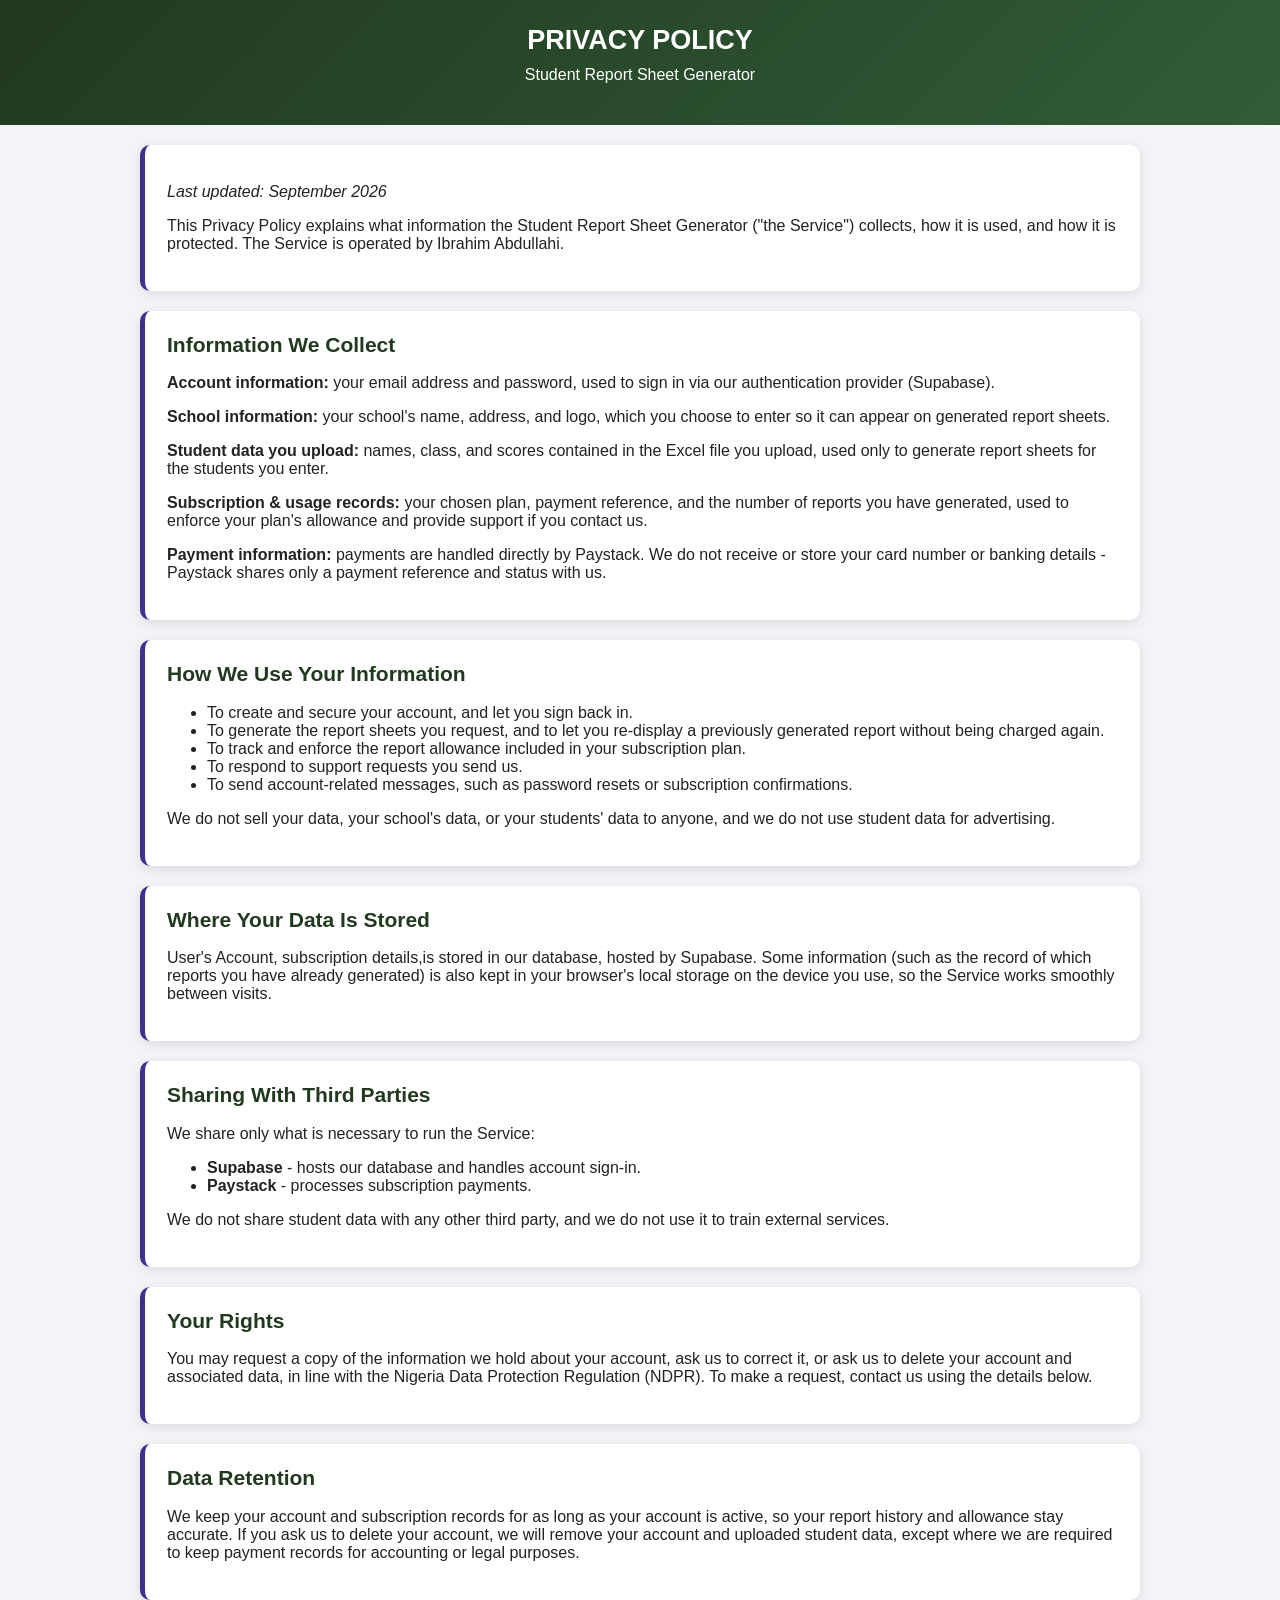
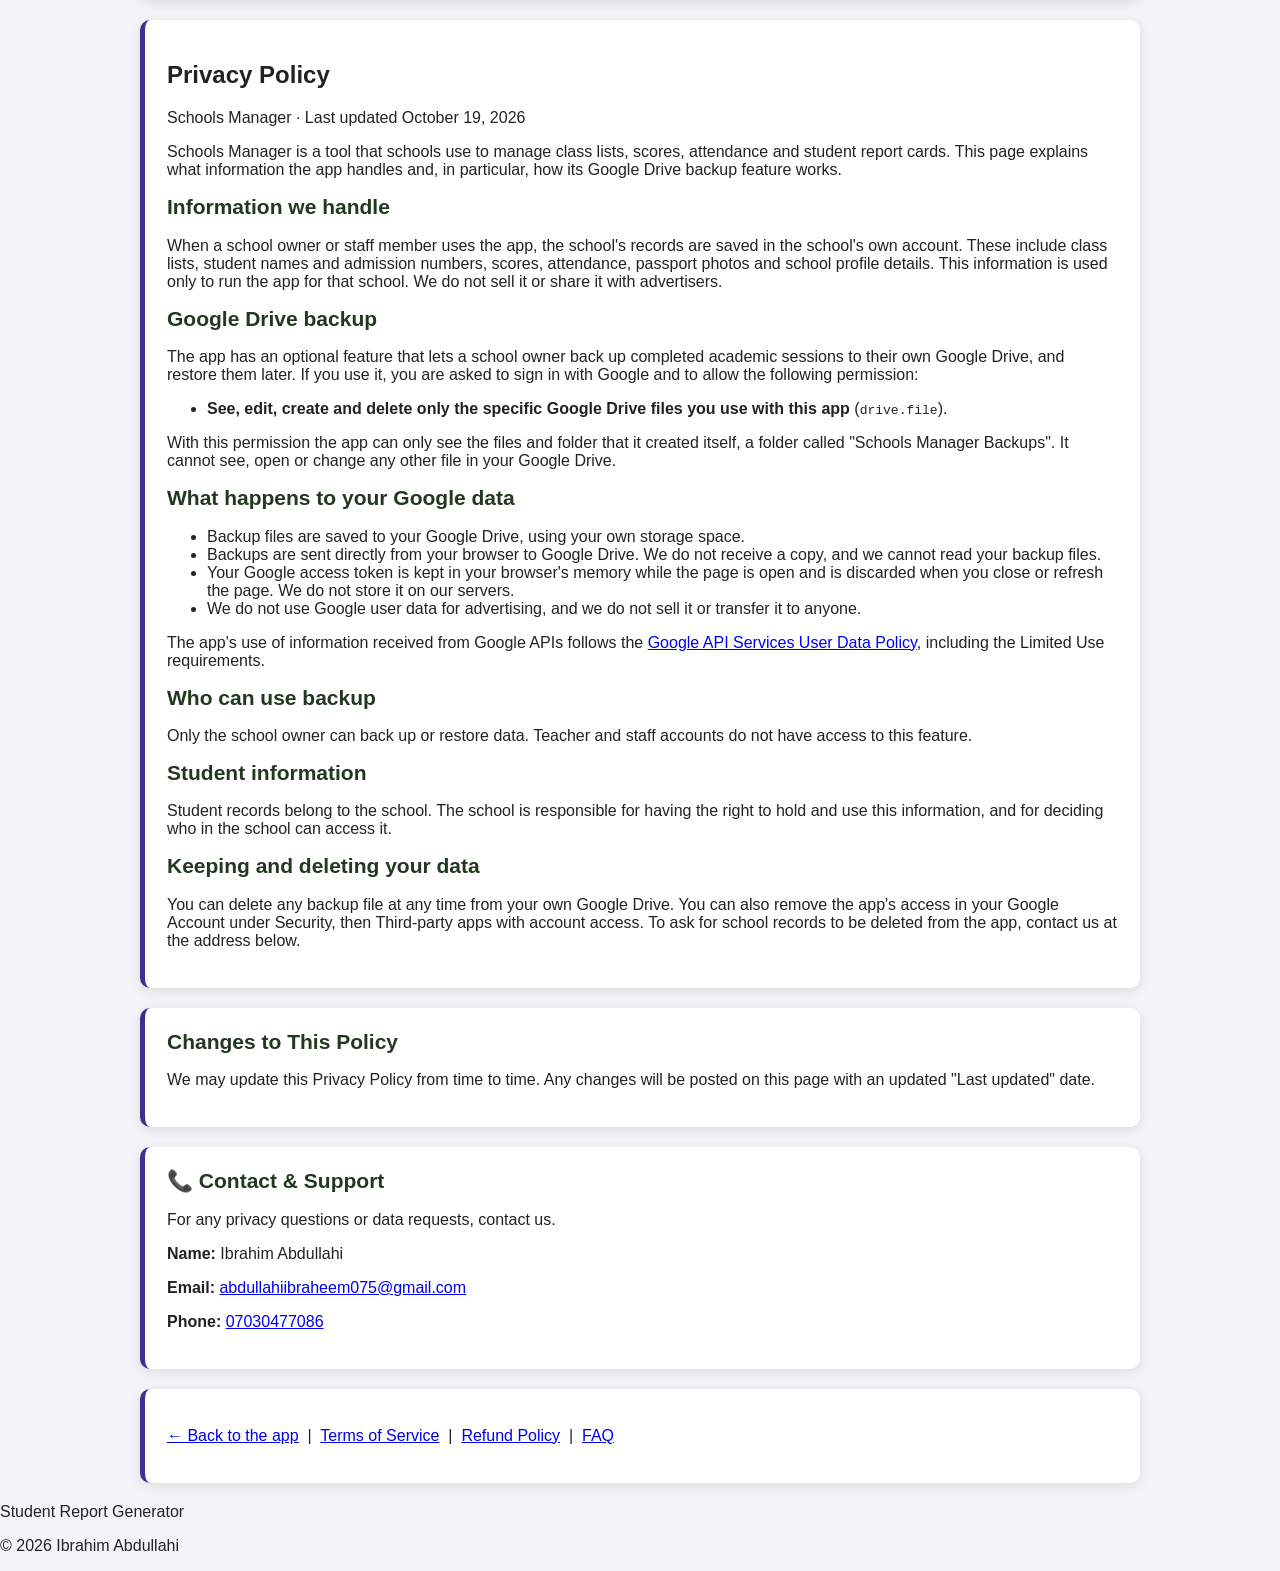
<file: privacy.html>
<!DOCTYPE html>
<html lang="en">

<head>

    <meta charset="UTF-8">

    <meta
        name="viewport"
        content="width=device-width, initial-scale=1.0"
    >

    <title>Privacy Policy - Student Report Sheet Generator</title>

    <link
        rel="stylesheet"
        href="style.css"
    >

</head>


<body>


    <header>

        <h1>
            PRIVACY POLICY
        </h1>

        <p>
            Student Report Sheet Generator
        </p>

    </header>


    <main>

        <section class="card">

            <p>
                <em>Last updated: September 2026</em>
            </p>

            <p>
                This Privacy Policy explains what information the
                Student Report Sheet Generator ("the Service") collects,
                how it is used, and how it is protected. The Service is
                operated by Ibrahim Abdullahi.
            </p>

        </section>


        <section class="card">

            <h2>
                Information We Collect
            </h2>

            <p>
                <strong>Account information:</strong>
                your email address and password, used to sign in via our
                authentication provider (Supabase).
            </p>

            <p>
                <strong>School information:</strong>
                your school's name, address, and logo, which you choose
                to enter so it can appear on generated report sheets.
            </p>

            <p>
                <strong>Student data you upload:</strong>
                names, class, and scores contained in the Excel file you
                upload, used only to generate report sheets for the
                students you enter.
            </p>

            <p>
                <strong>Subscription &amp; usage records:</strong>
                your chosen plan, payment reference, and the number of
                reports you have generated, used to enforce your plan's
                allowance and provide support if you contact us.
            </p>

            <p>
                <strong>Payment information:</strong>
                payments are handled directly by Paystack. We do not
                receive or store your card number or banking details -
                Paystack shares only a payment reference and status
                with us.
            </p>

        </section>


        <section class="card">

            <h2>
                How We Use Your Information
            </h2>

            <ul>

                <li>
                    To create and secure your account, and let you sign
                    back in.
                </li>

                <li>
                    To generate the report sheets you request, and to
                    let you re-display a previously generated report
                    without being charged again.
                </li>

                <li>
                    To track and enforce the report allowance included in
                    your subscription plan.
                </li>

                <li>
                    To respond to support requests you send us.
                </li>

                <li>
                    To send account-related messages, such as password
                    resets or subscription confirmations.
                </li>

            </ul>

            <p>
                We do not sell your data, your school's data, or your
                students' data to anyone, and we do not use student data
                for advertising.
            </p>

        </section>


        <section class="card">

            <h2>
                Where Your Data Is Stored
            </h2>

            <p>
                User's Account, subscription details,is stored in our
                database, hosted by Supabase. Some information (such as
                the record of which reports you have already generated)
                is also kept in your browser's local storage on the
                device you use, so the Service works smoothly between
                visits.
            </p>

        </section>


        <section class="card">

            <h2>
                Sharing With Third Parties
            </h2>

            <p>
                We share only what is necessary to run the Service:
            </p>

            <ul>

                <li>
                    <strong>Supabase</strong>
                    - hosts our database and handles account sign-in.
                </li>

                <li>
                    <strong>Paystack</strong>
                    - processes subscription payments.
                </li>

            </ul>

            <p>
                We do not share student data with any other third party,
                and we do not use it to train external services.
            </p>

        </section>


        <section class="card">

            <h2>
                Your Rights
            </h2>

            <p>
                You may request a copy of the information we hold about
                your account, ask us to correct it, or ask us to delete
                your account and associated data, in line with the
                Nigeria Data Protection Regulation (NDPR). To make a
                request, contact us using the details below.
            </p>

        </section>


        <section class="card">

            <h2>
                Data Retention
            </h2>

            <p>
                We keep your account and subscription records for as
                long as your account is active, so your report history
                and allowance stay accurate. If you ask us to delete your
                account, we will remove your account and uploaded student
                data, except where we are required to keep payment
                records for accounting or legal purposes.
            </p>

        </section>
      <section class="card">

        
<h1>Privacy Policy</h1>
<p class="updated">Schools Manager · Last updated October 19, 2026</p>

<p>Schools Manager is a tool that schools use to manage class lists, scores, attendance and student report cards. This page explains what information the app handles and, in particular, how its Google Drive backup feature works.</p>

<h2>Information we handle</h2>
<p>When a school owner or staff member uses the app, the school's records are saved in the school's own account. These include class lists, student names and admission numbers, scores, attendance, passport photos and school profile details. This information is used only to run the app for that school. We do not sell it or share it with advertisers.</p>

<h2>Google Drive backup</h2>
<p>The app has an optional feature that lets a school owner back up completed academic sessions to their own Google Drive, and restore them later. If you use it, you are asked to sign in with Google and to allow the following permission:</p>
<ul>
  <li><strong>See, edit, create and delete only the specific Google Drive files you use with this app</strong> (<code>drive.file</code>).</li>
</ul>
<p>With this permission the app can only see the files and folder that it created itself, a folder called "Schools Manager Backups". It cannot see, open or change any other file in your Google Drive.</p>

<h2>What happens to your Google data</h2>
<ul>
  <li>Backup files are saved to your Google Drive, using your own storage space.</li>
  <li>Backups are sent directly from your browser to Google Drive. We do not receive a copy, and we cannot read your backup files.</li>
  <li>Your Google access token is kept in your browser's memory while the page is open and is discarded when you close or refresh the page. We do not store it on our servers.</li>
  <li>We do not use Google user data for advertising, and we do not sell it or transfer it to anyone.</li>
</ul>
<p>The app's use of information received from Google APIs follows the <a href="https://developers.google.com/terms/api-services-user-data-policy">Google API Services User Data Policy</a>, including the Limited Use requirements.</p>

<h2>Who can use backup</h2>
<p>Only the school owner can back up or restore data. Teacher and staff accounts do not have access to this feature.</p>

<h2>Student information</h2>
<p>Student records belong to the school. The school is responsible for having the right to hold and use this information, and for deciding who in the school can access it.</p>

<h2>Keeping and deleting your data</h2>
<p>You can delete any backup file at any time from your own Google Drive. You can also remove the app's access in your Google Account under Security, then Third-party apps with account access. To ask for school records to be deleted from the app, contact us at the address below.</p>


      </section>
        


        <section class="card">

            <h2>
                Changes to This Policy
            </h2>

            <p>
                We may update this Privacy Policy from time to time. Any
                changes will be posted on this page with an updated
                "Last updated" date.
            </p>

        </section>


        <section class="card" id="contactSection">

            <h2>
                📞 Contact &amp; Support
            </h2>

            <p>
                For any privacy questions or data requests, contact us.
            </p>

            <p>
                <strong>Name:</strong>
                Ibrahim Abdullahi
            </p>

            <p>
                <strong>Email:</strong>
                <a href="mailto:abdullahiibraheem075@gmail.com">
                    abdullahiibraheem075@gmail.com
                </a>
            </p>

            <p>
                <strong>Phone:</strong>
                <a href="tel:07030477086">
                    07030477086
                </a>
            </p>

        </section>


        <section class="card">

            <p>
                <a href="index.html">← Back to the app</a>
                &nbsp;|&nbsp;
                <a href="terms.html">Terms of Service</a>
                &nbsp;|&nbsp;
                <a href="refund.html">Refund Policy</a>
                &nbsp;|&nbsp;
                <a href="faq.html">FAQ</a>
            </p>

        </section>

    </main>


    <footer>

        <p>
            Student Report Generator
        </p>

        <p>
            © 2026 Ibrahim Abdullahi
        </p>

    </footer>


</body>

</html>
</file>
<file: style.css>
/* =========================================================
   GENERAL PAGE
   ========================================================= */

* {
    box-sizing: border-box;
}

html,
body {
    margin: 0;
    padding: 0;
    font-family: Arial, sans-serif;
    background: #f2f4f7;
    color: #222;
}


/* =========================================================
   HEADER
   ========================================================= */

header {
    background: linear-gradient(135deg, #21391e, #315c38);
    color: white;
    text-align: center;
    padding: 25px 15px;
}

header h1 {
    margin: 0;
    font-size: 27px;
    font-weight: 800;
}

header p {
    margin-top: 10px;
    font-size: 16px;
}


/* =========================================================
   MAIN
   ========================================================= */

main {
    width: 95%;
    max-width: 1000px;
    margin: 20px auto;
}


/* =========================================================
   CARDS
   ========================================================= */

.card {
    background: white;
    padding: 22px;
    margin-bottom: 20px;
    border-radius: 10px;
    border-left: 5px solid #3f308f;
    box-shadow: 0 3px 12px rgba(0, 0, 0, 0.10);
}

.card h2 {
    margin-top: 0;
    color: #21391e;
    font-size: 21px;
}


/* =========================================================
   BUTTONS
   ========================================================= */

button {
    background: linear-gradient(135deg, #3f308f, #5946b8);
    color: white;
    border: none;
    padding: 12px 20px;
    margin: 8px 8px 8px 0;
    border-radius: 15px;
    cursor: pointer;
    font-size: 15px;
    font-weight: bold;
}

button:hover {
    opacity: 0.88;
    transform: translateY(-1px);
}
.back-to-app-button {
    display: block;
    width: 100%;
    max-width: 300px;
    margin: 0 auto 20px;
    padding: 12px 20px;
    border: none;
    border-radius: 8px;
    background: #555;
    color: white;
    font-size: 16px;
    font-weight: bold;
    cursor: pointer;
}

.back-to-app-button:hover {
    opacity: 0.9;
}

.forgot-button {
  display: block;
  margin-top: 15px;
  text-align: center;
  color: #12355b;
  text-decoration: underline;
  cursor: pointer;
  font-weight: bold;
  font-size: 16px;
}

.forgot-button:hover {
  color: #0b263f;
}

/* =========================================================
   INPUTS
   ========================================================= */

input[type="file"] {
    width: 100%;
    padding: 12px;
    border: 1px solid #bbb;
    border-radius: 6px;
    background: #fafafa;
}

select {
    padding: 11px;
    min-width: 250px;
    border: 1px solid #aaa;
    border-radius: 6px;
    margin: 8px;
    font-size: 15px;
}

#fileStatus {
    font-weight: bold;
}


/* =========================================================
   SUBSCRIPTION
   ========================================================= */

.subscription-section {
    max-width: 1100px;
    margin: 30px auto;
    padding: 20px;
    text-align: center;
}

.subscription-section h2 {
    margin-bottom: 8px;
    color: #21391e;
}

.subscription-intro {
    margin-bottom: 25px;
}

.plans-container {
    display: flex;
    gap: 20px;
    justify-content: center;
    align-items: stretch;
    flex-wrap: wrap;
}

.plan-card {
    width: 280px;
    padding: 25px;
    border-radius: 12px;
    background: white;
    box-shadow: 0 3px 12px rgba(0, 0, 0, 0.12);
    position: relative;
    text-align: left;
    border-top: 5px solid #3f308f;
}

.plan-card h3 {
    text-align: center;
    font-size: 24px;
    color: #21391e;
}

.plan-price {
    text-align: center;
    font-size: 30px;
    font-weight: bold;
    margin: 15px 0;
    color: #3f308f;
}

.plan-price span {
    display: block;
    font-size: 14px;
    font-weight: normal;
    color: #555;
}

.plan-card p {
    text-align: center;
}

.plan-card li {
    margin: 10px 0;
}

.subscribe-button {
    width: 100%;
    padding: 12px;
    border: none;
    border-radius: 7px;
    cursor: pointer;
    font-size: 16px;
    font-weight: bold;
}

.popular-plan {
    border: 3px solid #2563eb;
}

.popular-label {
    text-align: center;
    font-size: 12px;
    font-weight: bold;
    margin-bottom: 10px;
}


/* =========================================================
   REPORT CONTAINER
   ========================================================= */

#reportContainer {
    width: 100%;
    height: auto;
    overflow: visible;
}


/* =========================================================
   REPORT SHEET
   ========================================================= */

.report {
    width: 100%;
    max-width: 210mm;
    min-height: 277mm;

    margin: 25px auto;
    padding: 10mm;

    background: white;

    border: 1px solid #ccc;

    box-shadow:
        0 3px 15px rgba(0, 0, 0, 0.12);

    color: #222;

    font-family: Arial, sans-serif;

    overflow: visible;
}


/* =========================================================
   SCHOOL HEADER
   ========================================================= */

.school-header {
    text-align: center;

    border-bottom:
        3px solid #315c38;

    padding-bottom: 12px;

    margin-bottom: 15px;
}

.school-header h1 {
    margin: 0;

    font-size: 26px;

    font-weight: 800;

    color: #21391e;
}

.school-header h2 {
    margin: 8px 0;

    font-size: 20px;

    color: #3f308f;

    font-weight: 800;
}

.school-header p {
    margin: 4px 0;

    font-size: 15px;
}


/* =========================================================
   STUDENT INFORMATION
   ========================================================= */

.student-info {
    display: grid;

    grid-template-columns:
        1fr 1fr;

    gap: 7px;

    margin-bottom: 16px;
}

.student-info div {
    padding: 8px 10px;

    border:
        1px solid #c8d4cc;

    border-radius: 5px;

    background: #f4f8f5;

    font-size: 15px;

    font-weight: bold;
}

.student-info div strong {
    color: #21391e;
}


/* =========================================================
   RESULT TABLE
   ========================================================= */

.result-table {
    width: 100%;

    border-collapse:
        collapse;

    margin-top: 12px;
}

.result-table th,
.result-table td {
    border:
        1px solid #333;

    padding: 8px;

    text-align: center;

    font-size: 14px;
}

.result-table th {
    background: #315c38;

    color: white;

    font-weight: bold;
}

.result-table tr:nth-child(even) {
    background: #f5f8f5;
}

.subject-name {
    text-align: left !important;

    font-weight: bold;
}


/* =========================================================
   SUMMARY
   ========================================================= */

.summary {
    margin-top: 12px;

    border:
        1px solid #9daaa0;

    border-left:
        5px solid #3f308f;

    border-radius: 6px;

    padding: 10px;

    background: #f7f7fb;

    display: grid;

    grid-template-columns:
        repeat(4, 1fr);

    gap: 8px;
}

.summary p {
    margin: 0;

    padding: 6px;

    text-align: center;

    font-weight: bold;

    font-size: 14px;
}

.summary strong {
    display: block;

    color: #3f308f;

    margin-bottom: 3px;
}

.position-value {
    display: block;

    font-size: 18px;

    font-weight: 800;

    color: #30246f;
}


/* =========================================================
   BEHAVIORAL SECTION
   ========================================================= */

.behavior-section {
    margin-top: 15px;

    width: 100%;
}

.behavior-section h3 {
    margin: 0 0 5px 0;

    padding: 7px 9px;

    background: #e8edf5;

    color: #21391e;

    border-left:
        4px solid #3f308f;

    font-size: 15px;
}

.behavior-section > p {
    margin: 4px 0 6px 0;

    font-size: 11px;

    color: #555;
}


/* =========================================================
   BEHAVIOR TABLE
   ========================================================= */

.behavior-table {
    width: 100%;

    border-collapse:
        collapse;

    table-layout:
        fixed;
}

.behavior-table th,
.behavior-table td {
    border:
        1px solid #999;

    padding:
        7px 4px;

    text-align:
        center;

    vertical-align:
        middle;

    font-size:
        11px;
}

.behavior-table th {
    background:
        #eef3ea;

    color:
        #21391e;

    font-weight:
        bold;
}

.behavior-table td {
    background:
        #ffffff;
}

.behavior-table th:first-child,
.behavior-table td:first-child {
    width: 18%;

    font-weight:
        bold;
}

.behavior-table th:nth-child(2),
.behavior-table td:nth-child(2),
.behavior-table th:nth-child(3),
.behavior-table td:nth-child(3),
.behavior-table th:nth-child(4),
.behavior-table td:nth-child(4),
.behavior-table th:nth-child(5),
.behavior-table td:nth-child(5),
.behavior-table th:nth-child(6),
.behavior-table td:nth-child(6) {
    width: 16.4%;
}

.behavior-table .trait-title {
    font-weight:
        bold;

    text-align:
        center;
}

.behavior-table .trait-rating {
    font-size:
        14px;

    font-weight:
        bold;

    color:
        #3f308f;
}


/* =========================================================
   COMMENTS
   ========================================================= */

.comments {
    margin-top: 15px;
}

.comments p {
    margin:
        7px 0 3px 0;

    font-size:
        13px;
}

.comment-box {
    border:
        1px solid #aaa;

    border-radius:
        4px;

    min-height:
        35px;

    padding:
        6px 8px;

    background:
        #fafafa;

    font-size:
        12px;
}


/* =========================================================
   PRINT
   ========================================================= */

@media print {

    @page {
        size: A4 portrait;
        margin: 8mm;
    }

    html,
    body {
        margin: 0 !important;
        padding: 0 !important;
        width: 100% !important;
        background: white !important;
        overflow: visible !important;
    }

    /* -----------------------------------------------------
       HIDE WEBSITE INTERFACE
       ----------------------------------------------------- */

    header,
    footer,
    button,
    input,
    select,
    .card,
    #authSection,
    #subscriptionPlans,
    #subscriptionStatus,
    #subscriptionSection,
    #step3,
    .step3,
    .generate-section,
    .controls {
        display: none !important;
    }

    /* -----------------------------------------------------
       SHOW ONLY THE REPORT SECTION
       ----------------------------------------------------- */

    #reportSection {
    display: none !important;
}

    #reportContainer {
        display: block !important;
        width: 100% !important;
        margin: 0 !important;
        padding: 0 !important;
        background: white !important;
        overflow: visible !important;
    }

    /* -----------------------------------------------------
       EACH STUDENT REPORT
       ----------------------------------------------------- */

    .report {
        display: block !important;

        width: 100% !important;
        max-width: none !important;

        min-height: 0 !important;
        height: auto !important;

        margin: 0 !important;
        padding: 5mm !important;

        background: white !important;

        border: none !important;
        box-shadow: none !important;

        overflow: visible !important;

        page-break-inside: avoid !important;
        break-inside: avoid !important;

        page-break-after: always !important;
        break-after: page !important;
    }

    /* -----------------------------------------------------
       START EACH NEW STUDENT ON A NEW PAGE
       ----------------------------------------------------- */

    .report + .report {
        page-break-before: always !important;
        break-before: page !important;
    }

    /* -----------------------------------------------------
       DO NOT CREATE AN EXTRA BLANK PAGE AFTER LAST REPORT
       ----------------------------------------------------- */

    .report:last-child {
        page-break-after: auto !important;
        break-after: auto !important;
    }

    /* -----------------------------------------------------
       HIDE POSSIBLE FOOTER ELEMENTS
       ----------------------------------------------------- */

    body > footer,
    footer,
    .footer,
    #footer,
    .site-footer,
    .page-footer {
        display: none !important;
    }

    /* -----------------------------------------------------
       KEEP REPORT CONTENT TOGETHER
       ----------------------------------------------------- */

    .school-header,
    .student-info,
    .result-table,
    .summary,
    .behavior-section,
    .behavior-table,
    .comments {
        page-break-inside: avoid !important;
        break-inside: avoid !important;
    }

    /* -----------------------------------------------------
       TABLES
       ----------------------------------------------------- */

    table {
        border-collapse: collapse !important;
    }

    .result-table tr,
    .behavior-table tr {
        page-break-inside: avoid !important;
        break-inside: avoid !important;
    }

    /* -----------------------------------------------------
       PRESERVE REPORT COLOURS
       ----------------------------------------------------- */

    .report,
    .report * {
        -webkit-print-color-adjust: exact !important;
        print-color-adjust: exact !important;
    }
}

@media print {
  .master-sheet-table-scroll {
    overflow: visible !important;
  }

  .master-sheet-table {
    width: 100% !important;
    table-layout: fixed;
    font-size: 9px;
  }

  .master-sheet-table th,
  .master-sheet-table td {
    padding: 2px 3px;
    word-break: break-word;
  }

  .master-sheet-class {
    page-break-inside: auto;
  }

  .master-sheet-class-title {
    page-break-after: avoid;
    page-break-inside: avoid;
  }

  .master-sheet-table thead {
    display: table-header-group;
  }

  .master-sheet-table tr {
    page-break-inside: avoid;
  }

  .master-sheet-title {
    margin: 0 0 6px 0;
    font-size: 14px;
  }

  @page {
    size: A4 landscape;
    margin: 8mm;
  }
}

/* =========================================================
   MOBILE SCREEN
   ========================================================= */

@media screen and (max-width: 600px) {

    header h1 {
        font-size: 21px;
    }

    main {
        width: 96%;
    }

    .student-info {
        grid-template-columns:
            1fr;
    }

    select {
        width: 100%;

        margin:
            8px 0;
    }

    button {
        width: 100%;

        margin:
            5px 0;
    }

    .report {
        padding: 15px;

        margin:
            15px auto;
    }

    .result-table {
        font-size: 12px;
    }

    .result-table th,
    .result-table td {
        padding: 5px;

        font-size: 12px;
    }

    .summary {
        grid-template-columns:
            1fr 1fr;
    }

    .behavior-table {
        table-layout:
            fixed;
    }

    .behavior-table th,
    .behavior-table td {
        padding:
            5px 2px;

        font-size:
            10px;

        word-break:
            normal;
    }

    .behavior-table th:first-child,
    .behavior-table td:first-child {
        width:
            18%;
    }
}

/* =========================================================
   REPORT OUTLOOKS
   Classic = the original layout (no overrides needed).
   Side Header, Green Band, Sectioned and Compact Purple keep the
   look of the original (same colours, boxes and fonts) with a
   different structure. The extra elements (section headings,
   comment cards, footer) are hidden for Classic.
   ========================================================= */

.report .section-heading,
.report .report-footer {
    display: none;
}
.report.tpl-side .section-heading,
.report.tpl-side .report-footer {
    display: flex;
}
.report.tpl-side .behavior-section > h3,
.report.tpl-side .behavior-section > p {
    display: none !important;
}
.report.tpl-band .section-heading,
.report.tpl-band .report-footer {
    display: flex;
}
.report.tpl-band .behavior-section > h3,
.report.tpl-band .behavior-section > p {
    display: none !important;
}
.report.tpl-sectioned .section-heading,
.report.tpl-sectioned .report-footer {
    display: flex;
}
.report.tpl-sectioned .behavior-section > h3,
.report.tpl-sectioned .behavior-section > p {
    display: none !important;
}
.report.tpl-compact .section-heading,
.report.tpl-compact .report-footer {
    display: flex;
}
.report.tpl-compact .behavior-section > h3,
.report.tpl-compact .behavior-section > p {
    display: none !important;
}

/* ---------- SIDE HEADER ----------
   Logo on the left, text left-aligned, 3-column details, classic bar headings. */

.report.tpl-side .school-header {
    display:grid !important;
    grid-template-columns:auto 1fr !important;
    align-items:center !important;
    text-align:left !important;
    margin-bottom:12px !important;
    padding-bottom:10px !important;
    border-bottom:3px solid #315c38 !important;
}

.report.tpl-side .school-logo-container {
    grid-column:1 !important;
    grid-row:1 / span 3 !important;
    display:flex !important;
    justify-content:center !important;
    align-items:center !important;
    width:78px !important;
    height:78px !important;
    margin:0 14px 0 0 !important;
}

.report.tpl-side .school-logo {
    width:74px !important;
    height:74px !important;
    object-fit:contain !important;
}

.report.tpl-side .school-header h1 {
    grid-column:2 !important;
    margin:0 !important;
    color:#21391e !important;
    font-size:24px !important;
    line-height:1.15 !important;
    text-align:left !important;
}

.report.tpl-side .school-header p {
    grid-column:2 !important;
    margin:3px 0 !important;
    color:#444444 !important;
    font-size:13px !important;
    text-align:left !important;
}

.report.tpl-side .school-header h2 {
    grid-column:2 !important;
    margin:4px 0 0 !important;
    color:#3f308f !important;
    font-size:15px !important;
    letter-spacing:1px !important;
    text-align:left !important;
}

.report.tpl-side .section-heading {
    align-items:center !important;
    margin:12px 0 6px !important;
    padding:6px 9px !important;
    background:#e8edf5 !important;
    border-left:4px solid #3f308f !important;
}

.report.tpl-side .section-number {
    display:none !important;
}

.report.tpl-side .section-heading > div {
    display:flex !important;
    width:100% !important;
    justify-content:space-between !important;
    align-items:baseline !important;
    gap:10px !important;
}

.report.tpl-side .section-heading h2 {
    margin:0 !important;
    color:#21391e !important;
    font-size:14px !important;
    font-weight:800 !important;
    text-transform:uppercase !important;
    text-align:left !important;
}

.report.tpl-side .section-heading p {
    margin:0 !important;
    color:#555555 !important;
    font-size:10px !important;
    text-align:right !important;
}

.report.tpl-side .student-info {
    grid-template-columns:repeat(3,1fr) !important;
    gap:6px !important;
    margin-bottom:8px !important;
}

.report.tpl-side .student-info div {
    padding:5px 8px !important;
    font-size:13px !important;
    text-align:left !important;
}

.report.tpl-side .student-info div strong {
    display:block !important;
    margin-bottom:1px !important;
    color:#21391e !important;
    font-size:9px !important;
    letter-spacing:.4px !important;
    text-transform:uppercase !important;
}

.report.tpl-side .student-info div:nth-child(2) {
    order:-1 !important;
    grid-column:span 2 !important;
}

.report.tpl-side .result-table {
    margin-top:0 !important;
}

.report.tpl-side .result-table th,
.report.tpl-side .result-table td {
    padding:5px 6px !important;
    font-size:12px !important;
    border:1px solid #8f9d94 !important;
}

.report.tpl-side .result-table thead th {
    font-size:10.5px !important;
}

.report.tpl-side .result-table .grade-cell,
.report.tpl-side .result-table .total-cell {
    font-weight:800 !important;
}

.report.tpl-side .summary {
    display:flex !important;
    align-items:center !important;
    gap:6px !important;
    margin-top:0 !important;
    padding:8px !important;
    border:1px solid #9daaa0 !important;
    border-left:5px solid #3f308f !important;
    border-radius:6px !important;
    background:#f7f7fb !important;
}

.report.tpl-side .summary p {
    flex:1 1 0 !important;
    margin:0 !important;
    padding:4px !important;
    text-align:center !important;
    font-size:15px !important;
    font-weight:800 !important;
}

.report.tpl-side .summary p strong {
    display:block !important;
    margin-bottom:2px !important;
    color:#3f308f !important;
    font-size:10px !important;
    text-transform:uppercase !important;
    letter-spacing:.3px !important;
}

.report.tpl-side .summary .position-value {
    font-size:15px !important;
    color:#30246f !important;
}

.report.tpl-side .summary p:nth-child(n+3) {
    order:1 !important;
}

.report.tpl-side .student-photo-box {
    display:flex !important;
    align-items:center !important;
    margin:0 6px !important;
}

.report.tpl-side .student-photo-box img {
    width:56px !important;
    height:70px !important;
    object-fit:cover !important;
    border:1px solid #333333 !important;
    border-radius:2px !important;
}

.report.tpl-side .behavior-section {
    margin-top:0 !important;
}

.report.tpl-side .comments {
    margin-top:0 !important;
}

.report.tpl-side .comment-grid {
    display:grid !important;
    grid-template-columns:1fr 1fr !important;
    gap:8px !important;
}

.report.tpl-side .comment-card {
    min-width:0 !important;
    padding:7px !important;
    background:#fafafa !important;
    border:1px solid #c8d4cc !important;
    border-radius:5px !important;
}

.report.tpl-side .comment-label {
    margin:0 0 4px !important;
    color:#21391e !important;
    font-size:11.5px !important;
    font-weight:700 !important;
    text-align:left !important;
}

.report.tpl-side .comment-box {
    min-height:38px !important;
    padding:6px 8px !important;
    background:#ffffff !important;
    border:1px solid #aaaaaa !important;
    border-radius:4px !important;
    font-size:12px !important;
    text-align:left !important;
}

.report.tpl-side .signature-line {
    display:flex !important;
    justify-content:space-between !important;
    gap:20px !important;
    margin-top:14px !important;
    padding-top:3px !important;
    border-top:1px solid #888888 !important;
    color:#555555 !important;
    font-size:9px !important;
}

.report.tpl-side .report-footer {
    justify-content:space-between !important;
    gap:14px !important;
    margin-top:10px !important;
    padding-top:5px !important;
    border-top:1px solid #c8d4cc !important;
    color:#667068 !important;
    font-size:9px !important;
}

/* ---------- GREEN BAND ----------
   Solid green header band, underlined headings, top-bordered detail cards,
   one summary strip, stacked comment rows. */

.report.tpl-band .school-header {
    margin-bottom:12px !important;
    padding:12px !important;
    background:linear-gradient(135deg,#21391e,#315c38) !important;
    border:0 !important;
    border-radius:6px !important;
    color:#ffffff !important;
}

.report.tpl-band .school-logo-container {
    width:72px !important;
    height:72px !important;
    margin:0 auto 6px !important;
    padding:4px !important;
    background:#ffffff !important;
    border-radius:50% !important;
}

.report.tpl-band .school-logo {
    width:64px !important;
    height:64px !important;
    object-fit:contain !important;
    border-radius:50% !important;
}

.report.tpl-band .school-header h1 {
    margin:0 !important;
    color:#ffffff !important;
    font-size:24px !important;
    line-height:1.15 !important;
}

.report.tpl-band .school-header p {
    margin:4px 0 !important;
    color:#d9ead6 !important;
    font-size:13px !important;
}

.report.tpl-band .school-header h2 {
    display:inline-block !important;
    margin:6px 0 0 !important;
    padding:4px 18px !important;
    background:#3f308f !important;
    color:#ffffff !important;
    border-radius:20px !important;
    font-size:13px !important;
    letter-spacing:1px !important;
}

.report.tpl-band .section-heading {
    align-items:baseline !important;
    margin:12px 0 6px !important;
    padding:0 0 3px !important;
    border-bottom:2px solid #315c38 !important;
}

.report.tpl-band .section-number {
    display:none !important;
}

.report.tpl-band .section-heading > div {
    display:flex !important;
    align-items:baseline !important;
    gap:10px !important;
    text-align:left !important;
}

.report.tpl-band .section-heading h2 {
    margin:0 !important;
    color:#21391e !important;
    font-size:13.5px !important;
    font-weight:800 !important;
    letter-spacing:.5px !important;
    text-transform:uppercase !important;
    text-align:left !important;
}

.report.tpl-band .section-heading p {
    margin:0 !important;
    color:#666666 !important;
    font-size:10px !important;
    text-align:left !important;
}

.report.tpl-band .student-info {
    grid-template-columns:repeat(3,1fr) !important;
    gap:6px !important;
    margin-bottom:8px !important;
}

.report.tpl-band .student-info div {
    padding:5px 8px !important;
    background:#ffffff !important;
    border:1px solid #c8d4cc !important;
    border-top:3px solid #315c38 !important;
    border-radius:4px !important;
    font-size:13px !important;
    text-align:left !important;
}

.report.tpl-band .student-info div strong {
    display:block !important;
    margin-bottom:1px !important;
    color:#5b6b5f !important;
    font-size:9px !important;
    letter-spacing:.4px !important;
    text-transform:uppercase !important;
}

.report.tpl-band .student-info div:nth-child(2) {
    order:-1 !important;
    grid-column:span 2 !important;
}

.report.tpl-band .result-table {
    margin-top:0 !important;
    border:1px solid #315c38 !important;
}

.report.tpl-band .result-table th,
.report.tpl-band .result-table td {
    padding:6px 5px !important;
    font-size:12px !important;
    border:0 !important;
    border-bottom:1px solid #d5ded8 !important;
}

.report.tpl-band .result-table thead th {
    font-size:10.5px !important;
}

.report.tpl-band .result-table .total-cell,
.report.tpl-band .result-table .grade-cell {
    font-weight:800 !important;
}

.report.tpl-band .summary {
    display:flex !important;
    align-items:stretch !important;
    gap:0 !important;
    margin-top:0 !important;
    padding:6px 0 !important;
    border:1px solid #9daaa0 !important;
    border-left:5px solid #3f308f !important;
    border-radius:6px !important;
    background:#f7f7fb !important;
}

.report.tpl-band .summary p {
    flex:1 1 0 !important;
    display:flex !important;
    flex-direction:column !important;
    align-items:center !important;
    justify-content:center !important;
    margin:0 !important;
    padding:4px 6px !important;
    border-right:1px solid #d9d9e8 !important;
    text-align:center !important;
    font-size:16px !important;
    font-weight:800 !important;
}

.report.tpl-band .summary p:nth-child(4) {
    border-right:0 !important;
}

.report.tpl-band .summary p strong {
    display:block !important;
    margin-bottom:2px !important;
    color:#3f308f !important;
    font-size:9.5px !important;
    text-transform:uppercase !important;
    letter-spacing:.3px !important;
}

.report.tpl-band .summary .position-value {
    font-size:16px !important;
    color:#30246f !important;
}

.report.tpl-band .summary p:nth-child(n+3) {
    order:1 !important;
}

.report.tpl-band .student-photo-box {
    display:flex !important;
    align-items:center !important;
    margin:0 6px !important;
}

.report.tpl-band .student-photo-box img {
    width:56px !important;
    height:70px !important;
    object-fit:cover !important;
    border:1px solid #315c38 !important;
    border-radius:2px !important;
}

.report.tpl-band .behavior-section {
    margin-top:0 !important;
}

.report.tpl-band .comments {
    margin-top:0 !important;
}

.report.tpl-band .comment-grid {
    display:grid !important;
    grid-template-columns:1fr !important;
    gap:8px !important;
}

.report.tpl-band .comment-card {
    display:grid !important;
    grid-template-columns:130px 1fr !important;
    column-gap:10px !important;
    align-items:end !important;
    padding:7px !important;
    background:#fafafa !important;
    border:1px solid #c8d4cc !important;
    border-radius:5px !important;
}

.report.tpl-band .comment-label {
    grid-column:1 !important;
    grid-row:1 / span 2 !important;
    align-self:center !important;
    margin:0 !important;
    color:#21391e !important;
    font-size:11.5px !important;
    font-weight:700 !important;
    text-align:left !important;
}

.report.tpl-band .comment-box {
    grid-column:2 !important;
    min-height:34px !important;
    padding:6px 8px !important;
    background:#ffffff !important;
    border:1px solid #aaaaaa !important;
    border-radius:4px !important;
    font-size:12px !important;
    text-align:left !important;
}

.report.tpl-band .signature-line {
    grid-column:2 !important;
    display:flex !important;
    justify-content:flex-end !important;
    gap:30px !important;
    margin-top:12px !important;
    padding:0 !important;
    border:0 !important;
    color:#555555 !important;
    font-size:9px !important;
}

.report.tpl-band .signature-line span {
    min-width:100px !important;
    padding-top:3px !important;
    border-top:1px solid #888888 !important;
    text-align:center !important;
}

.report.tpl-band .report-footer {
    justify-content:center !important;
    gap:14px !important;
    margin-top:10px !important;
    padding-top:5px !important;
    border-top:1px solid #c8d4cc !important;
    color:#667068 !important;
    font-size:9px !important;
}

/* ---------- SECTIONED ----------
   Double-ruled header, solid green section strips, shared-border form grid and cells. */

.report.tpl-sectioned .school-header {
    margin-bottom:10px !important;
    padding:10px 0 10px !important;
    border-top:3px solid #315c38 !important;
    border-bottom:3px double #315c38 !important;
}

.report.tpl-sectioned .school-logo-container {
    width:70px !important;
    height:70px !important;
    margin:0 auto 6px !important;
}

.report.tpl-sectioned .school-logo {
    width:66px !important;
    height:66px !important;
    object-fit:contain !important;
}

.report.tpl-sectioned .school-header h1 {
    margin:0 !important;
    color:#21391e !important;
    font-size:25px !important;
    line-height:1.15 !important;
}

.report.tpl-sectioned .school-header p {
    margin:4px 0 !important;
    font-size:13px !important;
}

.report.tpl-sectioned .school-header h2 {
    margin:6px 0 0 !important;
    color:#3f308f !important;
    font-size:16px !important;
    letter-spacing:1.5px !important;
}

.report.tpl-sectioned .section-heading {
    align-items:center !important;
    margin:11px 0 0 !important;
    padding:5px 10px !important;
    background:#315c38 !important;
    color:#ffffff !important;
}

.report.tpl-sectioned .section-number {
    display:inline-flex !important;
    align-items:center !important;
    justify-content:center !important;
    flex:0 0 auto !important;
    width:20px !important;
    height:20px !important;
    margin-right:8px !important;
    background:#ffffff !important;
    color:#315c38 !important;
    border-radius:3px !important;
    font-size:10px !important;
    font-weight:800 !important;
}

.report.tpl-sectioned .section-heading > div {
    display:flex !important;
    width:100% !important;
    justify-content:space-between !important;
    align-items:baseline !important;
    gap:10px !important;
}

.report.tpl-sectioned .section-heading h2 {
    margin:0 !important;
    color:#ffffff !important;
    font-size:12.5px !important;
    font-weight:800 !important;
    letter-spacing:.5px !important;
    text-transform:uppercase !important;
    text-align:left !important;
}

.report.tpl-sectioned .section-heading p {
    margin:0 !important;
    color:#d6e6d3 !important;
    font-size:10px !important;
    text-align:right !important;
}

.report.tpl-sectioned .student-info {
    grid-template-columns:1fr 1fr !important;
    gap:0 !important;
    margin-bottom:0 !important;
    border:1px solid #315c38 !important;
    border-top:0 !important;
}

.report.tpl-sectioned .student-info div {
    display:flex !important;
    justify-content:space-between !important;
    align-items:baseline !important;
    gap:8px !important;
    padding:5px 9px !important;
    background:#ffffff !important;
    border:0 !important;
    border-bottom:1px solid #c8d4cc !important;
    border-radius:0 !important;
    font-size:13px !important;
    text-align:right !important;
}

.report.tpl-sectioned .student-info div:nth-child(odd) {
    border-right:1px solid #c8d4cc !important;
}

.report.tpl-sectioned .student-info div strong {
    color:#21391e !important;
    text-align:left !important;
    white-space:nowrap !important;
}

.report.tpl-sectioned .result-table {
    margin-top:0 !important;
    border:1px solid #315c38 !important;
    border-top:0 !important;
}

.report.tpl-sectioned .result-table th,
.report.tpl-sectioned .result-table td {
    padding:5px 6px !important;
    font-size:12px !important;
    border:1px solid #c3cec7 !important;
}

.report.tpl-sectioned .result-table thead th {
    background:#e4ede4 !important;
    color:#21391e !important;
    border-bottom:2px solid #315c38 !important;
    font-size:10.5px !important;
}

.report.tpl-sectioned .result-table tfoot th {
    background:#e4ede4 !important;
    color:#21391e !important;
    border-top:2px solid #315c38 !important;
}

.report.tpl-sectioned .result-table .total-cell,
.report.tpl-sectioned .result-table .grade-cell {
    font-weight:800 !important;
}

.report.tpl-sectioned .summary {
    display:flex !important;
    align-items:stretch !important;
    gap:0 !important;
    margin-top:0 !important;
    padding:0 !important;
    background:#ffffff !important;
    border:1px solid #315c38 !important;
    border-top:0 !important;
    border-radius:0 !important;
}

.report.tpl-sectioned .summary p {
    flex:1 1 0 !important;
    display:flex !important;
    flex-direction:column !important;
    align-items:center !important;
    justify-content:center !important;
    margin:0 !important;
    padding:8px 4px !important;
    border-right:1px solid #c8d4cc !important;
    text-align:center !important;
    font-size:16px !important;
    font-weight:800 !important;
}

.report.tpl-sectioned .summary p:nth-child(4) {
    border-right:0 !important;
}

.report.tpl-sectioned .summary p strong {
    display:block !important;
    margin-bottom:2px !important;
    color:#3f308f !important;
    font-size:9.5px !important;
    text-transform:uppercase !important;
    letter-spacing:.3px !important;
}

.report.tpl-sectioned .summary .position-value {
    font-size:16px !important;
    color:#30246f !important;
}

.report.tpl-sectioned .summary p:nth-child(n+3) {
    order:1 !important;
}

.report.tpl-sectioned .student-photo-box {
    display:flex !important;
    align-items:center !important;
    margin:0 6px !important;
}

.report.tpl-sectioned .student-photo-box img {
    width:56px !important;
    height:70px !important;
    object-fit:cover !important;
    border:1px solid #315c38 !important;
    border-radius:2px !important;
}

.report.tpl-sectioned .behavior-section {
    margin-top:0 !important;
}

.report.tpl-sectioned .behavior-table {
    border:1px solid #315c38 !important;
    border-top:0 !important;
}

.report.tpl-sectioned .comments {
    margin-top:0 !important;
}

.report.tpl-sectioned .comment-grid {
    display:grid !important;
    grid-template-columns:1fr 1fr !important;
    gap:8px !important;
}

.report.tpl-sectioned .comment-card {
    min-width:0 !important;
    padding:7px !important;
    background:#fafafa !important;
    border:1px solid #c8d4cc !important;
    border-radius:5px !important;
}

.report.tpl-sectioned .comment-label {
    margin:0 0 4px !important;
    color:#21391e !important;
    font-size:11.5px !important;
    font-weight:700 !important;
    text-align:left !important;
}

.report.tpl-sectioned .comment-box {
    min-height:38px !important;
    padding:6px 8px !important;
    background:#ffffff !important;
    border:1px solid #aaaaaa !important;
    border-radius:4px !important;
    font-size:12px !important;
    text-align:left !important;
}

.report.tpl-sectioned .signature-line {
    display:flex !important;
    justify-content:space-between !important;
    gap:20px !important;
    margin-top:14px !important;
    padding-top:3px !important;
    border-top:1px solid #888888 !important;
    color:#555555 !important;
    font-size:9px !important;
}

.report.tpl-sectioned .comments .section-heading {
    margin-bottom:8px !important;
}

.report.tpl-sectioned .report-footer {
    justify-content:space-between !important;
    gap:14px !important;
    margin-top:10px !important;
    padding-top:5px !important;
    border-top:1px solid #c8d4cc !important;
    color:#667068 !important;
    font-size:9px !important;
}

/* ---------- COMPACT PURPLE ----------
   Purple accents, tight spacing (room for long subject lists), 4-column details. */

.report.tpl-compact .school-header {
    position:relative !important;
    margin-bottom:10px !important;
    padding-bottom:8px !important;
    border-bottom:3px solid #3f308f !important;
}

.report.tpl-compact .school-logo-container {
    position:absolute !important;
    left:0 !important;
    top:0 !important;
    width:58px !important;
    height:58px !important;
    margin:0 !important;
}

.report.tpl-compact .school-logo {
    width:56px !important;
    height:56px !important;
    object-fit:contain !important;
}

.report.tpl-compact .school-header h1 {
    margin:0 !important;
    padding:0 64px !important;
    color:#30246f !important;
    font-size:22px !important;
    line-height:1.15 !important;
}

.report.tpl-compact .school-header p {
    margin:3px 0 !important;
    padding:0 64px !important;
    color:#444444 !important;
    font-size:12px !important;
}

.report.tpl-compact .school-header h2 {
    margin:4px 0 0 !important;
    color:#315c38 !important;
    font-size:14px !important;
    letter-spacing:1.2px !important;
}

.report.tpl-compact .section-heading {
    align-items:center !important;
    margin:9px 0 5px !important;
    padding:4px 9px !important;
    background:#eceaf7 !important;
    border-left:4px solid #3f308f !important;
}

.report.tpl-compact .section-number {
    display:none !important;
}

.report.tpl-compact .section-heading > div {
    display:block !important;
}

.report.tpl-compact .section-heading h2 {
    margin:0 !important;
    color:#30246f !important;
    font-size:12.5px !important;
    font-weight:800 !important;
    text-transform:uppercase !important;
    text-align:left !important;
}

.report.tpl-compact .section-heading p {
    display:none !important;
}

.report.tpl-compact .student-info {
    grid-template-columns:repeat(4,1fr) !important;
    gap:5px !important;
    margin-bottom:6px !important;
}

.report.tpl-compact .student-info div {
    padding:4px 7px !important;
    background:#f7f7fb !important;
    border:1px solid #cfcde6 !important;
    border-radius:4px !important;
    font-size:12px !important;
    text-align:left !important;
}

.report.tpl-compact .student-info div strong {
    display:block !important;
    margin-bottom:1px !important;
    color:#30246f !important;
    font-size:8.5px !important;
    letter-spacing:.4px !important;
    text-transform:uppercase !important;
}

.report.tpl-compact .result-table {
    margin-top:0 !important;
}

.report.tpl-compact .result-table th,
.report.tpl-compact .result-table td {
    padding:3px 5px !important;
    font-size:11.5px !important;
    border:1px solid #aaaaaa !important;
}

.report.tpl-compact .result-table thead th {
    background:#3f308f !important;
    color:#ffffff !important;
    font-size:10px !important;
}

.report.tpl-compact .result-table tbody tr:nth-child(even) {
    background:#f7f7fb !important;
}

.report.tpl-compact .result-table tfoot th {
    background:#30246f !important;
    color:#ffffff !important;
}

.report.tpl-compact .result-table .total-cell,
.report.tpl-compact .result-table .grade-cell {
    font-weight:800 !important;
}

.report.tpl-compact .summary {
    display:flex !important;
    align-items:center !important;
    gap:6px !important;
    margin-top:0 !important;
    padding:6px 8px !important;
    border:1px solid #bdbad9 !important;
    border-left:5px solid #3f308f !important;
    border-radius:6px !important;
    background:#f7f7fb !important;
}

.report.tpl-compact .summary p {
    flex:1 1 0 !important;
    margin:0 !important;
    padding:3px !important;
    text-align:center !important;
    font-size:14px !important;
    font-weight:800 !important;
}

.report.tpl-compact .summary p strong {
    display:block !important;
    margin-bottom:1px !important;
    color:#3f308f !important;
    font-size:9px !important;
    text-transform:uppercase !important;
    letter-spacing:.3px !important;
}

.report.tpl-compact .summary .position-value {
    font-size:14px !important;
    color:#30246f !important;
}

.report.tpl-compact .summary p:nth-child(n+3) {
    order:1 !important;
}

.report.tpl-compact .student-photo-box {
    display:flex !important;
    align-items:center !important;
    margin:0 6px !important;
}

.report.tpl-compact .student-photo-box img {
    width:56px !important;
    height:70px !important;
    object-fit:cover !important;
    border:1px solid #3f308f !important;
    border-radius:2px !important;
}

.report.tpl-compact .behavior-section {
    margin-top:0 !important;
}

.report.tpl-compact .behavior-table th,
.report.tpl-compact .behavior-table td {
    padding:4px 3px !important;
    border:1px solid #aaaaaa !important;
}

.report.tpl-compact .behavior-table th {
    background:#eceaf7 !important;
    color:#30246f !important;
}

.report.tpl-compact .behavior-table .trait-rating {
    color:#3f308f !important;
}

.report.tpl-compact .comments {
    margin-top:0 !important;
}

.report.tpl-compact .comment-grid {
    display:grid !important;
    grid-template-columns:1fr 1fr !important;
    gap:8px !important;
}

.report.tpl-compact .comment-card {
    min-width:0 !important;
    padding:7px !important;
    background:#fafafa !important;
    border:1px solid #c8d4cc !important;
    border-radius:5px !important;
}

.report.tpl-compact .comment-label {
    margin:0 0 4px !important;
    color:#21391e !important;
    font-size:11.5px !important;
    font-weight:700 !important;
    text-align:left !important;
}

.report.tpl-compact .comment-box {
    min-height:38px !important;
    padding:6px 8px !important;
    background:#ffffff !important;
    border:1px solid #aaaaaa !important;
    border-radius:4px !important;
    font-size:12px !important;
    text-align:left !important;
}

.report.tpl-compact .signature-line {
    display:flex !important;
    justify-content:space-between !important;
    gap:20px !important;
    margin-top:14px !important;
    padding-top:3px !important;
    border-top:1px solid #888888 !important;
    color:#555555 !important;
    font-size:9px !important;
}

.report.tpl-compact .comment-card {
    min-width:0 !important;
    padding:5px 7px !important;
    background:#fafafa !important;
    border:1px solid #cfcde6 !important;
    border-radius:5px !important;
}

.report.tpl-compact .comment-label {
    margin:0 0 3px !important;
    color:#30246f !important;
    font-size:10.5px !important;
    font-weight:700 !important;
    text-align:left !important;
}

.report.tpl-compact .comment-box {
    min-height:30px !important;
    padding:4px 7px !important;
    background:#ffffff !important;
    border:1px solid #aaaaaa !important;
    border-radius:4px !important;
    font-size:11.5px !important;
    text-align:left !important;
}

.report.tpl-compact .signature-line {
    display:flex !important;
    justify-content:space-between !important;
    gap:20px !important;
    margin-top:10px !important;
    padding-top:3px !important;
    border-top:1px solid #888888 !important;
    color:#555555 !important;
    font-size:8.5px !important;
}

.report.tpl-compact .report-footer {
    justify-content:flex-end !important;
    gap:14px !important;
    margin-top:10px !important;
    padding-top:5px !important;
    border-top:1px solid #c8d4cc !important;
    color:#667068 !important;
    font-size:9px !important;
}


/* Narrow phones */
@media screen and (max-width: 600px) {
    .report.tpl-side,
    .report.tpl-band,
    .report.tpl-sectioned,
    .report.tpl-compact {
        padding: 14px !important;
    }
    .report.tpl-side .student-info,
    .report.tpl-band .student-info,
    .report.tpl-compact .student-info {
        grid-template-columns: 1fr 1fr !important;
    }
    .report.tpl-sectioned .student-info {
        grid-template-columns: 1fr !important;
    }
    .report.tpl-side .student-info div:nth-child(2),
    .report.tpl-band .student-info div:nth-child(2) {
        grid-column: span 2 !important;
    }
    .report.tpl-side .school-header h1,
    .report.tpl-band .school-header h1,
    .report.tpl-sectioned .school-header h1,
    .report.tpl-compact .school-header h1 {
        font-size: 17px !important;
    }
    .report.tpl-compact .school-header h1,
    .report.tpl-compact .school-header p {
        padding: 0 !important;
    }
    .report.tpl-compact .school-logo-container {
        position: static !important;
        margin: 0 auto 4px !important;
    }
    .report.tpl-side .summary,
    .report.tpl-band .summary,
    .report.tpl-sectioned .summary,
    .report.tpl-compact .summary {
        flex-wrap: wrap !important;
    }
    .report.tpl-side .summary p,
    .report.tpl-band .summary p,
    .report.tpl-sectioned .summary p,
    .report.tpl-compact .summary p {
        flex: 1 1 45% !important;
    }
    .report.tpl-side .comment-grid,
    .report.tpl-sectioned .comment-grid,
    .report.tpl-compact .comment-grid {
        grid-template-columns: 1fr !important;
    }
    .report.tpl-band .comment-card {
        grid-template-columns: 1fr !important;
    }
    .report.tpl-band .comment-label,
    .report.tpl-band .comment-box,
    .report.tpl-band .signature-line {
        grid-column: 1 !important;
        grid-row: auto !important;
    }
}

/* =========================================================
   REPORT OUTLOOK PICKER (School Information section)
   ========================================================= */

.outlook-grid {
    display: grid;
    grid-template-columns: repeat(2, 1fr);
    gap: 10px;
    margin-top: 8px;
}

.outlook-card {
    display: block;
    position: relative;
    padding: 10px 12px;
    border: 2px solid #cfd9d2;
    border-radius: 10px;
    background: #ffffff;
    cursor: pointer;
    text-align: left;
}

.outlook-card input {
    position: absolute;
    opacity: 0;
    pointer-events: none;
}

.outlook-card.selected {
    border-color: #315c38;
    background: #eef6ec;
}

.outlook-card strong {
    display: block;
    color: #21391e;
    font-size: 15px;
}

.outlook-card small {
    display: block;
    margin-top: 2px;
    color: #68747e;
    font-size: 12px;
    line-height: 1.3;
}

.outlook-swatches {
    display: flex;
    gap: 5px;
    margin-top: 7px;
}

.outlook-swatches i {
    display: block;
    width: 18px;
    height: 18px;
    border-radius: 50%;
    border: 1px solid rgba(0, 0, 0, .18);
}

#reportOutlookPreview {
    position: relative;
    margin-top: 12px;
    border: 1px solid #cfd9d2;
    border-radius: 8px;
    overflow: hidden;
    background: #eef2f5;
}

#reportOutlookPreview iframe {
    display: block;
    border: 0;
    width: 794px;
    transform-origin: top left;
    background: #ffffff;
}

@media screen and (max-width: 400px) {
    .outlook-grid {
        grid-template-columns: 1fr;
    }
}


/* =========================================================
   REMARK COLUMN + GRADING KEY
   The result table has a Remark column after Grade. The key under
   the Performance Summary shows which marks earn each grade, and
   highlights the student's own overall grade.
   ========================================================= */

.result-table .remark-cell {
    font-size: 12px;
    font-weight: 700;
    line-height: 1.2;
}

.report .grade-key {
    margin-top: 8px;
    padding: 6px 8px 8px;
    border: 1px solid #9daaa0;
    border-radius: 6px;
    background: #f6f8f6;
    break-inside: avoid;
    page-break-inside: avoid;
}

.report .grade-key-title {
    margin-bottom: 5px;
    color: #3f308f;
    font-size: 11px;
    font-weight: 800;
    letter-spacing: .4px;
    text-transform: uppercase;
    text-align: center;
}

.report .grade-key-grid {
    display: grid;
    grid-template-columns: repeat(6, 1fr);
    gap: 5px;
}

.report .grade-key-item {
    display: flex;
    flex-direction: column;
    align-items: center;
    padding: 4px 2px;
    border: 1px solid #c3ccc6;
    border-radius: 4px;
    background: #ffffff;
    color: #26323a;
    line-height: 1.2;
    text-align: center;
}

.report .grade-key-item strong {
    font-size: 14px;
    font-weight: 800;
}

.report .grade-key-item span {
    font-size: 10px;
    font-weight: 700;
}

.report .grade-key-item em {
    font-size: 10px;
    font-style: normal;
    opacity: .85;
}

/* The student's own overall grade is highlighted */
.report .grade-key-item.is-current {
    background: #3f308f;
    border-color: #3f308f;
    color: #ffffff;
    box-shadow: 0 0 0 1px #3f308f;
    -webkit-print-color-adjust: exact;
    print-color-adjust: exact;
}

@media (max-width: 600px) {
    .report .grade-key-grid {
        grid-template-columns: repeat(3, 1fr);
    }
}
</file>
